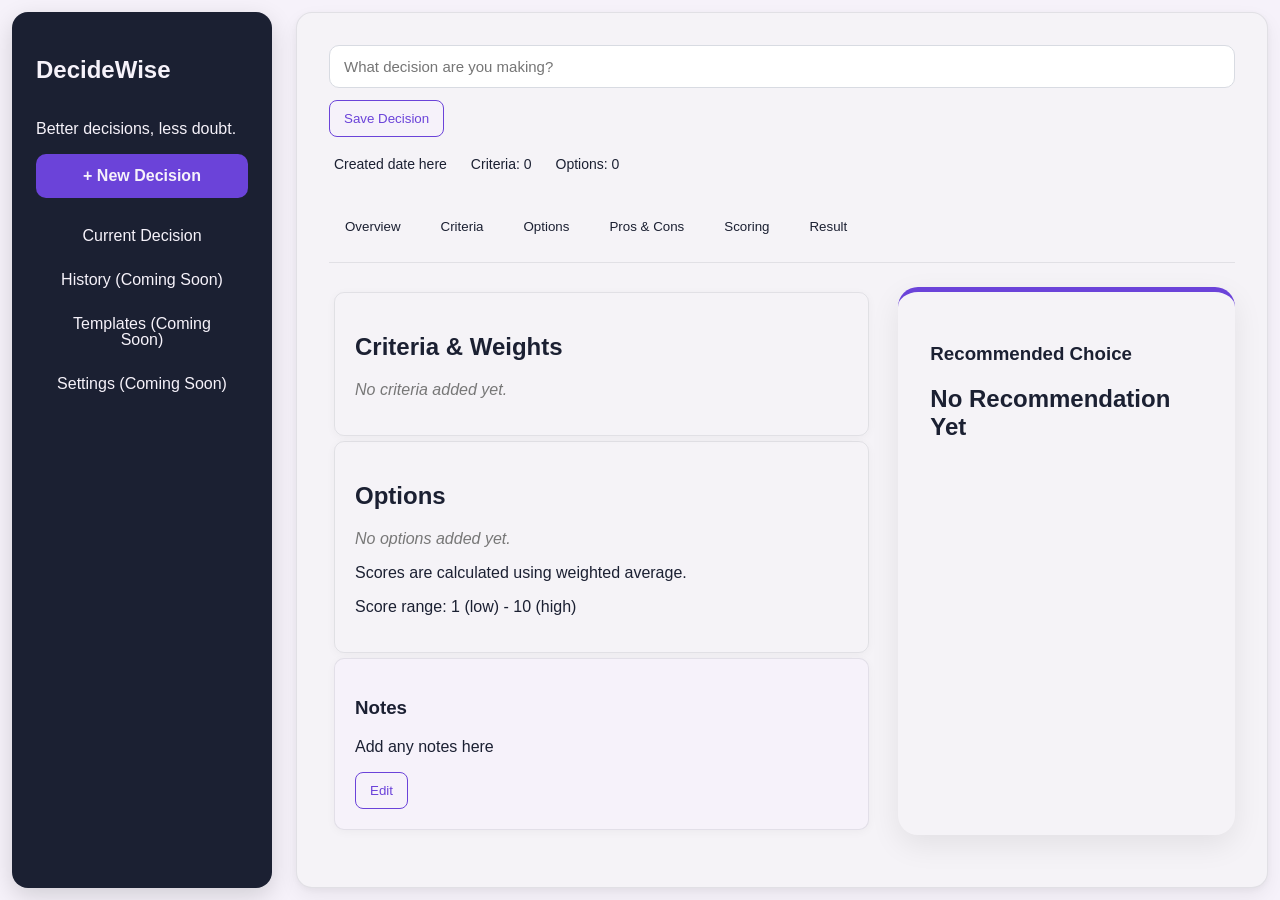
<file: index.html>
<!DOCTYPE html>
<html lang="en">
<head>
    <meta charset="UTF-8">
    <meta name="viewport" content="width=device-width, initial-scale=1.0">
    <title>Decision Helper</title>

    <link rel="stylesheet" href="./styles/styles.css">
</head>
<body>

    <div id="app"></div>

    <script src="./main.js"></script>

    <script>
        Elm.Main.init({
            node: document.getElementById("app")
        });
    </script>

</body>
</html>
</file>
<file: styles/styles.css>
:root {
    --deep-blue: #1b2032; /*menu, text*/
    --indigo: #322D60; /*menu highlight*/
    --majorelle-blue: #6b43d9; /*buttons, scales, main page highlight, choice text*/
    --lavender-mist: #f6f2fa; /*subtle highlights, notes section*/
    --honeydew: #e4f8e7; /*green score circle*/
    --sea-green: #378a43; /*green score text*/
    --cornsilk: #fdf4db; /*yellow score circle*/
    --camel: #c6974c; /*yellow score text*/
}

* {
    box-sizing: border-box;
}

body {
    margin: 0;
    font-family: Arial, sans-serif;
    background: #f5f7fb;
    color: var(--deep-blue);
}

h1 {
    text-align: center;
    margin-top: 3rem;
}

.app-container {
    display: flex;
    height: 100vh;
    background-color: var(--lavender-mist);
}

.sidebar {
    background-color: var(--deep-blue);
    color: var(--lavender-mist);
    width: 260px;
    display: flex;
    flex-direction: column;
    padding: 24px;
    border-radius: 16px;
    margin: 12px;
    box-shadow: 0 8px 24px rgba(0,0,0,0.15);
}


.sidebar button {
    background: transparent;
    color: var(--lavender-mist);
    font-size: 16px; 
    line-height: 16px; 
    padding: 14px 16px; 
    border: none;
    border-radius: 10px;
    cursor: pointer;
    transition: all 0.2s ease;
}

.sidebar button:hover {
    background-color: var(--indigo);
    transform: translateX(3px);
}

.sidebar button:active {
    background-color: var(--indigo);
}


.sidebar .newDecisionBtn {
    background-color: var(--majorelle-blue);
    color: var(--lavender-mist);
    font-weight: 600;
    margin-bottom: 16px;
}

.content {
    border: 1.5px solid #1b203217;
    border-radius: 16px;
    margin: 12px;
    background-color: #f5f3f7;
    flex: 1;
    padding: 32px;
    box-shadow:
        0 2px 6px rgba(0,0,0,0.04),
        0 8px 20px rgba(0,0,0,0.06);
}

.decision-content {
    display: flex;
    gap: 24px;
}

.decision-title-bar {
    padding-bottom: 16px;
    margin-bottom: 24px;
    border-bottom: 1.5px solid #1b203217;
}

.decision-title {
    
}

.decision-details {
    display: flex;
    gap: 24px;
    color: var(--deep-blue);
    padding: 5px;
    font-size: 14px;
}

.tab-bar {
    display: flex;
    gap: 8px;
    margin-top: 16px;
}

.tab-bar button {
    background: transparent;
    color: var(--deep-blue);
    border: none;
    padding: 12px 16px;
    border-radius: 8px;
    cursor: pointer;
    transition: all 0.2s ease;
}

.tab-bar button:hover {
    color: var(--majorelle-blue);
    border-bottom: 1.5px solid var(--majorelle-blue);
    
}

.main-overview {
    flex: 2;
}

.empty-state {
    color: #777;
    font-style: italic;
}

.criteria-overview,
.options-overview,
.notes {
    padding: 20px;
    border-radius: 16px;
    margin-bottom: 20px;
    border: 1.5px solid #1b203217;
    box-shadow: 0 2px 10px rgba(0,0,0,0.04);
}

.criteria-overview {
    border: 1.5px solid #1b203217;
    border-radius: 10px;
    margin: 5px;
}

.criteria-weights {
    display: flex;

}

.criteria-row {
    display: flex;
    justify-content: space-between;
    align-items: center;
    padding: 5px 0;
    border-bottom: 1.5px solid #1b203217;
}

.options-overview {
    border: 1.5px solid #1b203217;
    border-radius: 10px;
    margin: 5px;
}

.option-card {
    padding: 16px;
    border-radius: 12px;
    margin-bottom: 12px;
    border: 1.5px solid #1b203217;
    transition: transform 0.2s ease;
}

.option-card:hover {
    transform: translateY(-2px);
}

.weight-badge {
    background: var(--majorelle-blue);
    color: var(--lavender-mist);
    min-width: 40px;
    height: 40px;
    border-radius: 999px;
    display: flex;
    align-items: center;
    justify-content: center;
    font-weight: 700;
}

.notes {
    background-color: var(--lavender-mist);
    border: 1.5px solid #1b203217;
    border-radius: 10px;
    margin: 5px;
}

.recommendation-card {
    flex: 1;
    border-radius: 20px;
    padding: 32px;
    position: sticky;
    top: 24px;
    border-top: 5px solid var(--majorelle-blue);
    box-shadow: 0 10px 30px rgba(0,0,0,0.08);
}

input {
    width: 100%;
    padding: 12px 14px;
    border-radius: 10px;
    border: 1px solid #d8dbe2;
    margin-bottom: 12px;
    font-size: 15px;
}

input:focus {
    outline: none;
    border-color: var(--majorelle-blue);
    box-shadow: 0 0 0 3px rgba(107,67,217,0.15);
}

button {
    cursor: pointer;
    transition: all 0.2s ease;
}

.secondary-btn {
    background-color: var(--lavender-mist);
    color: var(--majorelle-blue);
    border: 1.5px solid var(--majorelle-blue);
    padding: 10px 14px;
    border-radius: 8px;
}
</file>
